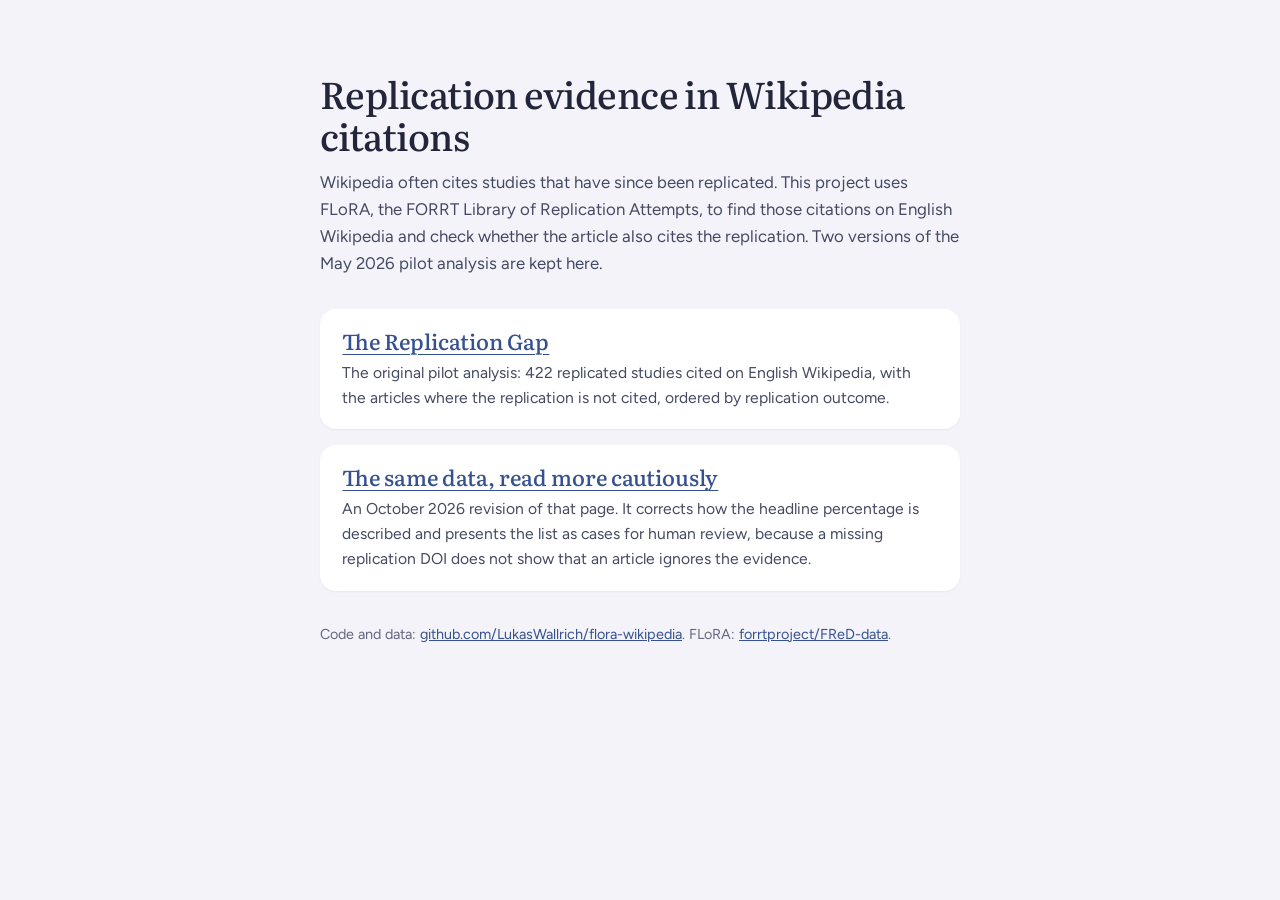
<file: web/index.html>
<!doctype html>
<html lang="en-GB">
<head>
<meta charset="utf-8">
<meta name="viewport" content="width=device-width, initial-scale=1">
<title>FLoRA × Wikipedia: replication evidence in Wikipedia citations</title>
<link rel="icon" type="image/svg+xml" href="data:image/svg+xml,%3Csvg xmlns='http://www.w3.org/2000/svg' viewBox='0 0 100 100'%3E%3Ctext y='.9em' font-size='90'%3E🔁%3C/text%3E%3C/svg%3E">
<link rel="preconnect" href="https://fonts.googleapis.com"><link rel="preconnect" href="https://fonts.gstatic.com" crossorigin>
<link rel="stylesheet" href="https://fonts.googleapis.com/css2?family=Figtree:wght@400;600&family=Literata:opsz,wght@7..72,400;7..72,500&display=swap">
<style>
  body { margin: 0; background: #f3f3f9; color: #23263a; font: 1.05rem/1.6 "Figtree", system-ui, sans-serif; }
  main { max-width: 40rem; margin: 0 auto; padding: clamp(2rem, 8vh, 6rem) 1.4rem 4rem; }
  h1 { font: 500 2.3rem/1.15 "Literata", Georgia, serif; letter-spacing: -.015em; margin: 0 0 .8rem; }
  h2 { font: 500 1.35rem/1.25 "Literata", Georgia, serif; margin: 0 0 .3rem; }
  p { margin: 0 0 1rem; } .lede { color: #454a63; margin-bottom: 2rem; }
  a.entry { display: block; background: #fff; border-radius: 16px; padding: 1.2rem 1.4rem; margin-bottom: 1rem; color: inherit; text-decoration: none; box-shadow: 0 1px 2px rgba(35,38,58,.06); }
  a.entry:hover, a.entry:focus-visible { box-shadow: 0 3px 14px rgba(53,81,143,.16); outline: none; }
  a.entry h2 { color: #35518f; text-decoration: underline; text-underline-offset: 4px; text-decoration-thickness: 1px; }
  a.entry p { margin: 0; color: #454a63; font-size: .98rem; }
  footer { color: #636880; font-size: .9rem; margin-top: 2rem; } footer a { color: #35518f; }
</style>
</head>
<body>
<main>
  <h1>Replication evidence in Wikipedia citations</h1>
  <p class="lede">Wikipedia often cites studies that have since been replicated. This project uses FLoRA, the FORRT
    Library of Replication Attempts, to find those citations on English Wikipedia and check whether the article also
    cites the replication. Two versions of the May 2026 pilot analysis are kept here.</p>

  <a class="entry" href="replication-gap/">
    <h2>The Replication Gap</h2>
    <p>The original pilot analysis: 422 replicated studies cited on English Wikipedia, with the articles where the
      replication is not cited, ordered by replication outcome.</p>
  </a>
  <a class="entry" href="doi-screen/">
    <h2>The same data, read more cautiously</h2>
    <p>An October 2026 revision of that page. It corrects how the headline percentage is described and presents the
      list as cases for human review, because a missing replication DOI does not show that an article ignores the
      evidence.</p>
  </a>

  <footer>Code and data: <a href="https://github.com/LukasWallrich/flora-wikipedia">github.com/LukasWallrich/flora-wikipedia</a>.
    FLoRA: <a href="https://github.com/forrtproject/FReD-data">forrtproject/FReD-data</a>.</footer>
</main>
</body>
</html>
</file>
